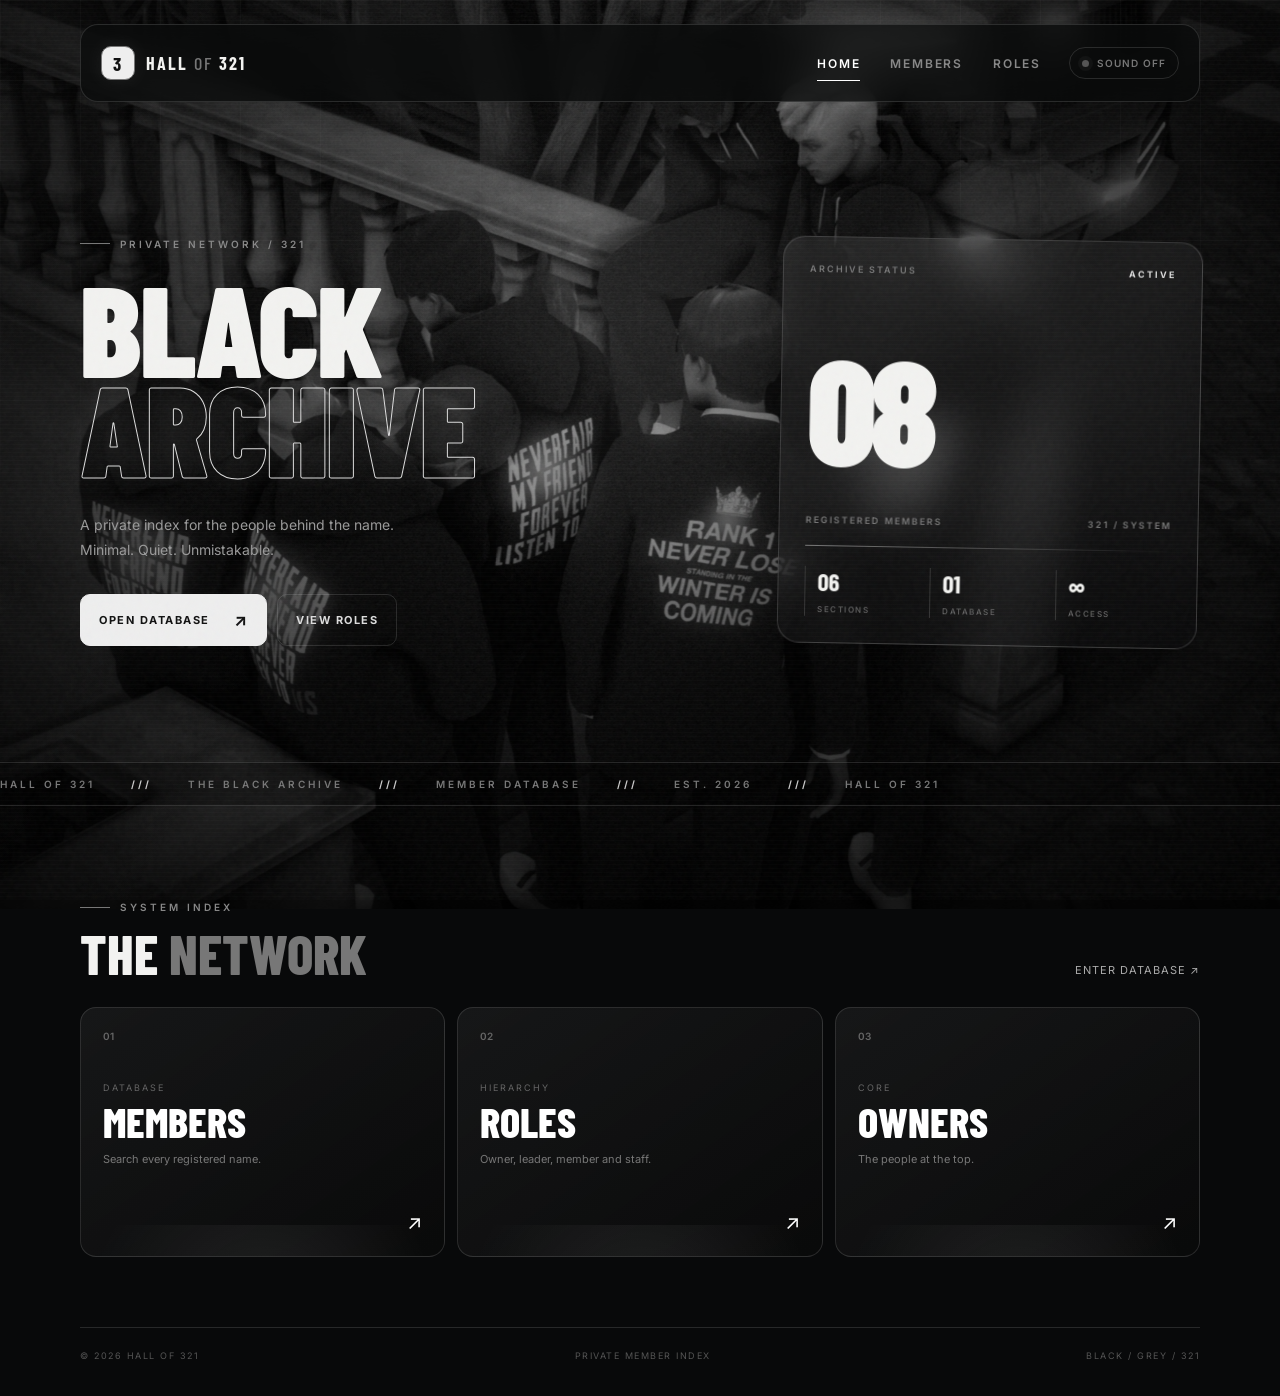
<file: index.html>
<!doctype html>
<html lang="en">
<head>
<meta charset="utf-8"><meta name="viewport" content="width=device-width,initial-scale=1">
<title>HALL OF 321 — THE BLACK ARCHIVE</title>
<link rel="preconnect" href="https://fonts.googleapis.com"><link rel="preconnect" href="https://fonts.gstatic.com" crossorigin>
<link href="https://fonts.googleapis.com/css2?family=Barlow+Condensed:wght@400;500;600;700;800;900&family=Inter:wght@400;500;600;700&display=swap" rel="stylesheet">
<link rel="stylesheet" href="style.css">
</head>
<body class="home">
<div class="grain"></div><div class="scanlines"></div><div class="ambient"></div>
<header class="nav shell"><a class="brand" href="index.html"><span class="brand-mark">3</span><span>HALL <b>OF</b> 321</span></a><nav><a class="active" href="index.html">HOME</a><a href="members.html">MEMBERS</a><a href="members.html#roles">ROLES</a></nav><button class="sound" id="soundBtn" type="button"><i></i><span>SOUND OFF</span></button></header>
<main>
<section class="hero shell">
<div class="hero-copy"><div class="eyebrow"><span></span> PRIVATE NETWORK / 321</div><h1>BLACK<br><em>ARCHIVE</em></h1><p class="lead">A private index for the people behind the name.<br>Minimal. Quiet. Unmistakable.</p><div class="actions"><a class="btn primary" href="members.html">OPEN DATABASE <span>↗</span></a><a class="btn ghost" href="members.html#roles">VIEW ROLES</a></div></div>
<div class="hero-card"><div class="card-top"><span>ARCHIVE STATUS</span><strong>ACTIVE</strong></div><div class="big-number" id="heroCount">00</div><div class="card-bottom"><span>REGISTERED MEMBERS</span><span>321 / SYSTEM</span></div><div class="line"></div><div class="mini-grid"><div><b>06</b><span>SECTIONS</span></div><div><b>01</b><span>DATABASE</span></div><div><b>∞</b><span>ACCESS</span></div></div></div>
</section>
<section class="ticker"><div class="ticker-inner"><span>HALL OF 321</span><b>///</b><span>THE BLACK ARCHIVE</span><b>///</b><span>MEMBER DATABASE</span><b>///</b><span>EST. 2026</span><b>///</b><span>HALL OF 321</span></div></section>
<section class="feature shell"><div class="section-head"><div><span class="eyebrow"><span></span> SYSTEM INDEX</span><h2>THE <em>NETWORK</em></h2></div><a href="members.html">ENTER DATABASE ↗</a></div><div class="tiles"><a class="tile" href="members.html"><span class="tile-no">01</span><div><small>DATABASE</small><h3>MEMBERS</h3><p>Search every registered name.</p></div><strong>↗</strong></a><a class="tile" href="members.html#roles"><span class="tile-no">02</span><div><small>HIERARCHY</small><h3>ROLES</h3><p>Owner, leader, member and staff.</p></div><strong>↗</strong></a><a class="tile" href="members.html?role=OWNER"><span class="tile-no">03</span><div><small>CORE</small><h3>OWNERS</h3><p>The people at the top.</p></div><strong>↗</strong></a></div></section>
</main>
<footer class="shell footer"><span>© 2026 HALL OF 321</span><span>PRIVATE MEMBER INDEX</span><span>BLACK / GREY / 321</span></footer>
<div class="toast" id="toast">DATABASE READY</div>
<script src="script.js"></script>
</body></html>
</file>
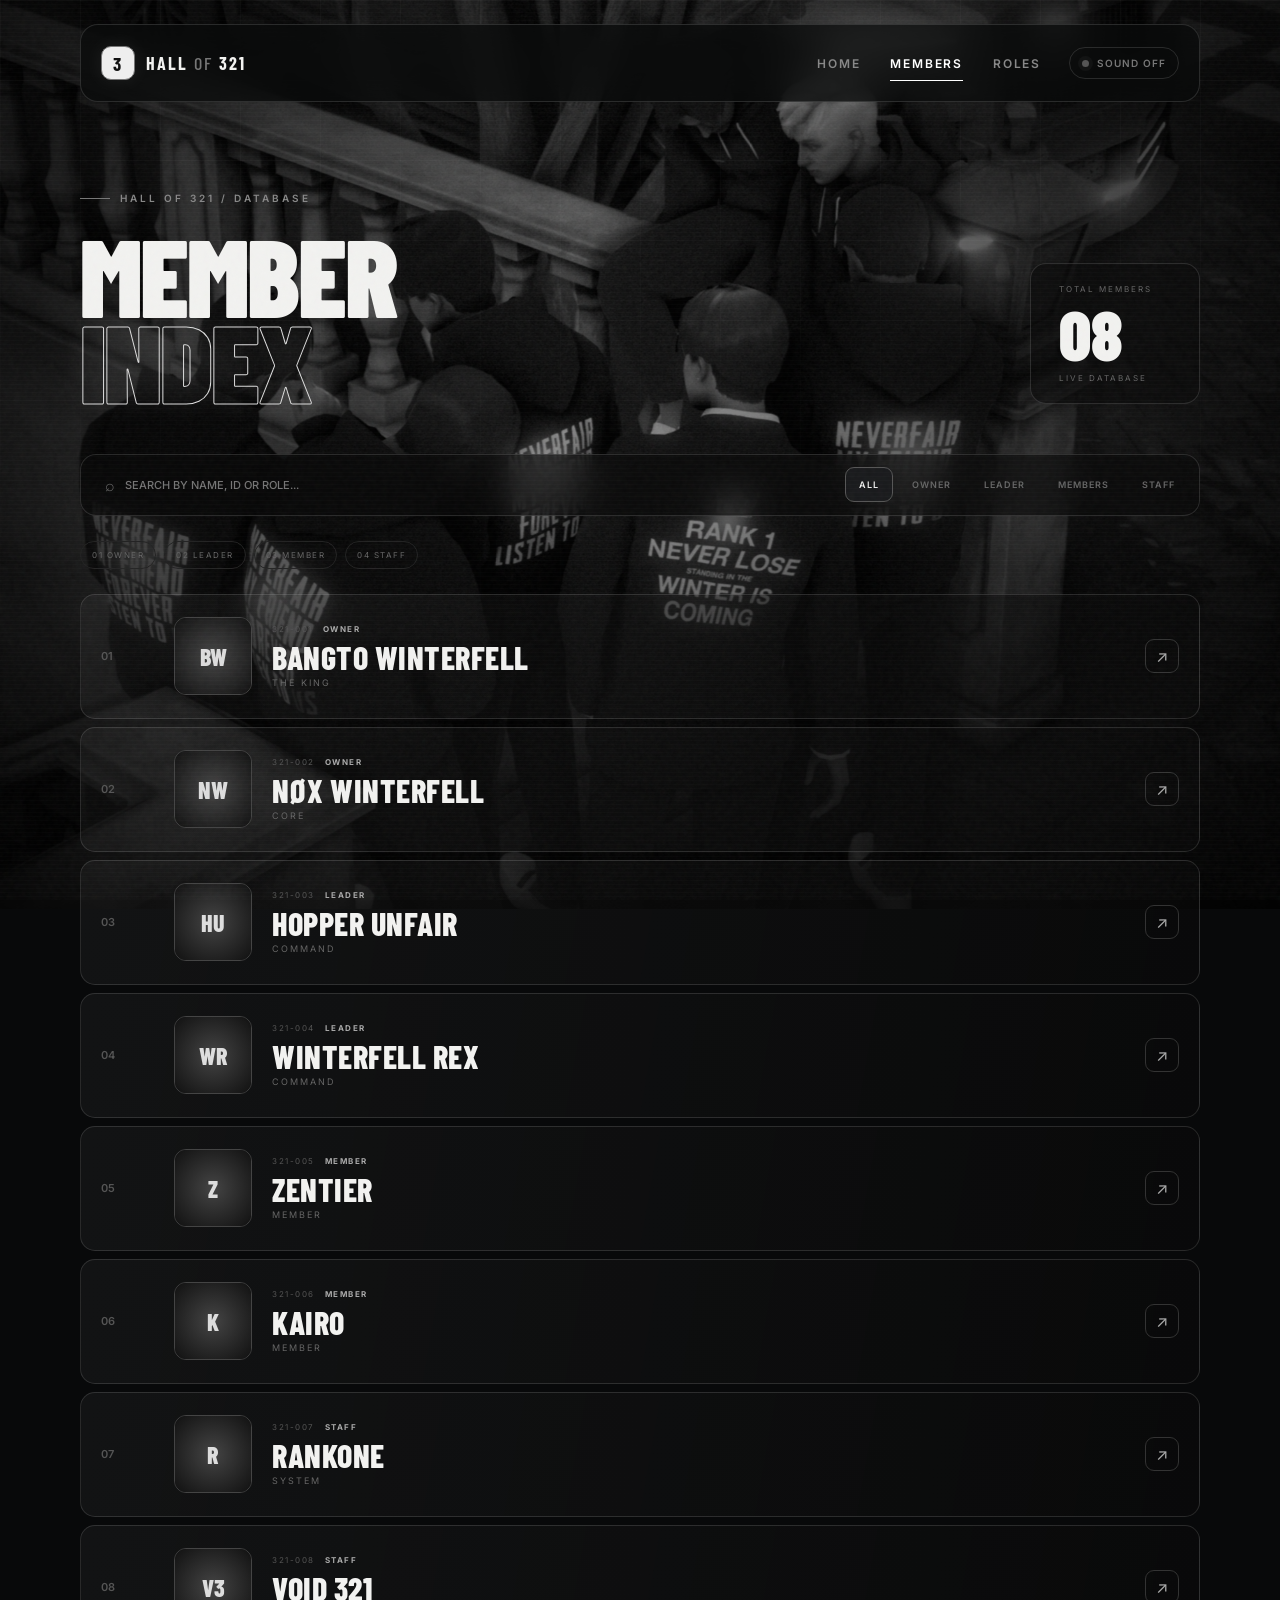
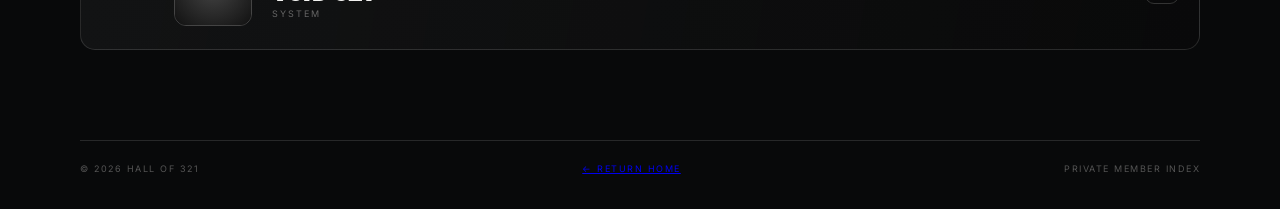
<file: members.html>
<!doctype html><html lang="en"><head><meta charset="utf-8"><meta name="viewport" content="width=device-width,initial-scale=1"><title>HALL OF 321 — Members</title><link rel="preconnect" href="https://fonts.googleapis.com"><link rel="preconnect" href="https://fonts.gstatic.com" crossorigin><link href="https://fonts.googleapis.com/css2?family=Barlow+Condensed:wght@400;500;600;700;800;900&family=Inter:wght@400;500;600;700&display=swap" rel="stylesheet"><link rel="stylesheet" href="style.css"></head><body class="members-page"><div class="grain"></div><div class="scanlines"></div><header class="nav shell"><a class="brand" href="index.html"><span class="brand-mark">3</span><span>HALL <b>OF</b> 321</span></a><nav><a href="index.html">HOME</a><a class="active" href="members.html">MEMBERS</a><a href="#roles">ROLES</a></nav><button class="sound" id="soundBtn" type="button"><i></i><span>SOUND OFF</span></button></header>
<main class="shell member-main"><div class="member-title"><div><div class="eyebrow"><span></span> HALL OF 321 / DATABASE</div><h1>MEMBER<br><em>INDEX</em></h1></div><div class="counter"><small>TOTAL MEMBERS</small><strong id="count">00</strong><span>LIVE DATABASE</span></div></div>
<div class="controls"><label>⌕ <input id="search" placeholder="SEARCH BY NAME, ID OR ROLE..." autocomplete="off"></label><div class="filters"><button class="filter active" data-role="ALL">ALL</button><button class="filter" data-role="OWNER">OWNER</button><button class="filter" data-role="LEADER">LEADER</button><button class="filter" data-role="MEMBER">MEMBERS</button><button class="filter" data-role="STAFF">STAFF</button></div></div>
<div id="roles" class="role-strip"><span>01 OWNER</span><span>02 LEADER</span><span>03 MEMBER</span><span>04 STAFF</span></div>
<section id="list" class="member-list"></section><div id="empty" class="empty">NO MATCH FOUND</div></main><footer class="shell footer"><span>© 2026 HALL OF 321</span><a href="index.html">← RETURN HOME</a><span>PRIVATE MEMBER INDEX</span></footer><script src="script.js"></script></body></html>
</file>
<file: style.css>
:root{--bg:#08090a;--panel:rgba(18,19,21,.78);--line:rgba(255,255,255,.13);--soft:#a7a9ad;--text:#f2f2f0;--muted:#6f7276;--accent:#d7d7d2}*{box-sizing:border-box}html{scroll-behavior:smooth}body{margin:0;background:var(--bg);color:var(--text);font-family:Inter,Arial,sans-serif;min-height:100vh;overflow-x:hidden}.grain,.scanlines,.ambient{position:fixed;inset:0;pointer-events:none;z-index:10}.grain{opacity:.07;background-image:url("data:image/svg+xml,%3Csvg viewBox='0 0 180 180' xmlns='http://www.w3.org/2000/svg'%3E%3Cfilter id='n'%3E%3CfeTurbulence type='fractalNoise' baseFrequency='.9' numOctaves='3' stitchTiles='stitch'/%3E%3C/filter%3E%3Crect width='100%25' height='100%25' filter='url(%23n)' opacity='.45'/%3E%3C/svg%3E")}.scanlines{opacity:.035;background:repeating-linear-gradient(0deg,transparent 0,transparent 3px,#fff 4px)}.ambient{z-index:-1;background:radial-gradient(circle at 50% 35%,rgba(255,255,255,.08),transparent 35%),linear-gradient(120deg,rgba(255,255,255,.02),transparent 40%)}body:before{content:"";position:fixed;inset:0;z-index:-3;background:linear-gradient(90deg,rgba(0,0,0,.84),rgba(0,0,0,.38) 45%,rgba(0,0,0,.84)),linear-gradient(0deg,rgba(0,0,0,.76),transparent 45%),url('assets/background.png') center/cover fixed no-repeat;filter:grayscale(1);transform:scale(1.02)}body:after{content:"";position:fixed;inset:0;z-index:-2;background-image:linear-gradient(rgba(255,255,255,.025) 1px,transparent 1px),linear-gradient(90deg,rgba(255,255,255,.025) 1px,transparent 1px);background-size:80px 80px;mask-image:linear-gradient(to bottom,black,transparent 90%)}.shell{width:min(1120px,calc(100% - 48px));margin:auto}.nav{height:78px;margin-top:24px;border:1px solid var(--line);border-radius:18px;background:rgba(10,11,12,.74);backdrop-filter:blur(18px);display:flex;align-items:center;padding:0 20px;position:relative;z-index:20}.brand{display:flex;align-items:center;gap:11px;text-decoration:none;color:var(--text);font:700 18px 'Barlow Condensed';letter-spacing:2px}.brand b{color:#777;font-weight:500}.brand-mark{width:34px;height:34px;border:1px solid #777;border-radius:10px;display:grid;place-items:center;font-size:19px;background:#eee;color:#111;box-shadow:0 0 20px rgba(255,255,255,.08)}nav{display:flex;gap:30px;margin-left:auto;margin-right:28px}nav a{color:#888;text-decoration:none;font:600 12px Inter;letter-spacing:1.8px;padding:10px 0;position:relative}nav a:hover,nav a.active{color:#fff}nav a.active:after{content:"";position:absolute;bottom:0;left:0;right:0;height:1px;background:#fff}.sound{background:transparent;border:1px solid var(--line);color:#777;border-radius:99px;padding:9px 12px;display:flex;align-items:center;gap:8px;font:600 10px Inter;letter-spacing:1px}.sound i{width:7px;height:7px;border-radius:50%;background:#555;box-shadow:0 0 0 4px rgba(255,255,255,.03)}.sound.on{color:#ddd;border-color:#777}.sound.on i{background:#fff;box-shadow:0 0 12px #fff}.hero{min-height:660px;display:grid;grid-template-columns:1.2fr .8fr;align-items:center;gap:70px;padding:100px 0 80px}.eyebrow{font:600 10px Inter;letter-spacing:3px;color:#888;display:flex;align-items:center;gap:10px}.eyebrow span{width:30px;height:1px;background:#777;display:inline-block}.hero h1,.member-title h1{font:900 clamp(74px,10vw,145px)/.78 'Barlow Condensed';letter-spacing:-2px;margin:28px 0 34px;text-transform:uppercase}.hero h1 em,.member-title h1 em{font-style:normal;color:transparent;-webkit-text-stroke:1px #ddd;text-shadow:0 0 30px rgba(255,255,255,.08)}.lead{color:#999;font-size:14px;line-height:1.8;margin-bottom:32px}.actions{display:flex;gap:10px}.btn{display:inline-flex;align-items:center;gap:24px;text-decoration:none;padding:15px 18px;border:1px solid var(--line);border-radius:10px;font:700 11px Inter;letter-spacing:1.5px;color:#ddd}.btn.primary{background:#eee;color:#111;border-color:#eee}.btn.primary span{font-size:17px}.btn.ghost:hover{background:rgba(255,255,255,.07)}.hero-card{border:1px solid rgba(255,255,255,.17);background:linear-gradient(145deg,rgba(255,255,255,.08),rgba(10,10,11,.66));backdrop-filter:blur(18px);border-radius:22px;padding:26px;box-shadow:0 30px 100px rgba(0,0,0,.35);transform:rotate(1deg)}.card-top,.card-bottom{display:flex;justify-content:space-between;color:#777;font:600 9px Inter;letter-spacing:2px}.card-top strong{color:#ddd}.big-number{font:900 150px/.9 'Barlow Condensed';letter-spacing:-6px;margin:65px 0 40px}.line{height:1px;background:linear-gradient(90deg,#777,transparent);margin:20px 0}.mini-grid{display:grid;grid-template-columns:repeat(3,1fr);gap:10px}.mini-grid div{border-left:1px solid #333;padding-left:12px}.mini-grid b{display:block;font:700 25px 'Barlow Condensed'}.mini-grid span{font:500 8px Inter;color:#666;letter-spacing:1.5px}.ticker{border-block:1px solid var(--line);overflow:hidden;background:rgba(0,0,0,.28)}.ticker-inner{width:max-content;display:flex;gap:36px;align-items:center;padding:15px 0;color:#777;font:600 10px Inter;letter-spacing:3px;animation:marquee 24s linear infinite}.ticker-inner b{color:#ccc}@keyframes marquee{to{transform:translateX(-35%)}}.feature{padding:95px 0 70px}.section-head{display:flex;justify-content:space-between;align-items:end;margin-bottom:30px}.section-head h2{font:800 55px/.85 'Barlow Condensed';margin:17px 0 0}.section-head h2 em{font-style:normal;color:#777}.section-head>a{color:#aaa;text-decoration:none;font-size:11px;letter-spacing:1px}.tiles{display:grid;grid-template-columns:repeat(3,1fr);gap:12px}.tile{min-height:250px;border:1px solid var(--line);border-radius:16px;background:linear-gradient(145deg,rgba(255,255,255,.06),rgba(10,10,10,.68));padding:22px;display:flex;flex-direction:column;justify-content:space-between;text-decoration:none;color:#fff;transition:.3s;position:relative;overflow:hidden}.tile:before{content:"";position:absolute;inset:auto -20% -60% -20%;height:180px;background:radial-gradient(circle,rgba(255,255,255,.09),transparent 65%);transition:.3s}.tile:hover{transform:translateY(-5px);border-color:#777}.tile:hover:before{transform:translateY(-30px)}.tile-no{font:600 10px Inter;color:#666}.tile small{font-size:9px;color:#666;letter-spacing:2px}.tile h3{font:800 42px/.9 'Barlow Condensed';margin:8px 0}.tile p{font-size:11px;color:#777}.tile>strong{align-self:flex-end;font-size:20px;font-weight:400}.footer{padding:22px 0 35px;border-top:1px solid var(--line);display:flex;justify-content:space-between;color:#555;font-size:9px;letter-spacing:1.5px}.member-main{padding:90px 0}.member-title{display:flex;justify-content:space-between;align-items:end;margin-bottom:50px}.member-title h1{font-size:110px;margin-bottom:0}.counter{border:1px solid var(--line);border-radius:16px;background:rgba(10,10,10,.6);padding:20px 28px;min-width:170px}.counter small,.counter span{display:block;color:#666;font-size:8px;letter-spacing:2px}.counter strong{display:block;font:900 70px/.9 'Barlow Condensed';margin:8px 0}.controls{display:flex;gap:12px;align-items:center;border:1px solid var(--line);border-radius:16px;padding:10px;background:rgba(10,10,10,.65);backdrop-filter:blur(15px);position:sticky;top:15px;z-index:5}.controls label{flex:1;color:#666;padding:0 14px;display:flex;align-items:center;gap:10px}.controls input{width:100%;border:0;outline:0;background:transparent;color:#ddd;padding:13px 0;font:500 11px Inter}.filters{display:flex;gap:5px}.filter{border:1px solid transparent;background:transparent;color:#666;padding:11px 13px;border-radius:9px;font:600 9px Inter;letter-spacing:1px}.filter.active,.filter:hover{border-color:#555;color:#eee;background:#191a1c}.role-strip{display:flex;gap:8px;margin:25px 0;color:#666;font-size:8px;letter-spacing:1.5px}.role-strip span{border:1px solid #222;padding:8px 11px;border-radius:99px}.member-list{display:grid;gap:8px}.member-row{display:grid;grid-template-columns:55px 80px 1fr 50px;align-items:center;gap:18px;min-height:125px;border:1px solid var(--line);border-radius:15px;padding:16px 20px;background:linear-gradient(100deg,rgba(255,255,255,.045),rgba(10,10,10,.7));transition:.25s}.member-row:hover{border-color:#777;transform:translateX(5px);background:linear-gradient(100deg,rgba(255,255,255,.08),rgba(10,10,10,.72))}.row-index{font:600 11px Inter;color:#555}.avatar{width:78px;height:78px;border:1px solid #444;border-radius:12px;overflow:hidden;background:#151617}.avatar img{width:100%;height:100%;object-fit:cover;filter:grayscale(1)}.avatar-fallback{width:100%;height:100%;display:grid;place-items:center;background:radial-gradient(circle,#444,#111);font:800 24px 'Barlow Condensed';color:#ddd}.member-meta{display:flex;gap:10px;color:#555;font-size:8px;letter-spacing:1.5px}.member-meta b{color:#aaa}.member-info h2{font:800 32px/.9 'Barlow Condensed';margin:9px 0 5px;letter-spacing:.5px}.member-info p{font-size:9px;color:#666;letter-spacing:2px;margin:0}.social{justify-self:end;width:34px;height:34px;border:1px solid #333;border-radius:9px;display:grid;place-items:center;text-decoration:none;color:#aaa}.empty{text-align:center;padding:70px;color:#555;font:700 14px Inter;letter-spacing:3px;display:none}.toast{position:fixed;right:22px;bottom:22px;border:1px solid #333;background:#111;padding:12px 16px;border-radius:9px;color:#777;font-size:9px;letter-spacing:1.5px;opacity:0;transform:translateY(10px);transition:.3s}.toast.show{opacity:1;transform:none}@media(max-width:800px){.shell{width:min(100% - 28px,1120px)}.nav{margin-top:12px;height:auto;min-height:65px;flex-wrap:wrap;gap:10px;padding:12px}.brand{font-size:15px}nav{order:3;width:100%;justify-content:center;margin:0;gap:22px}.sound{margin-left:auto}.hero{grid-template-columns:1fr;padding:70px 0}.hero-card{transform:none}.tiles{grid-template-columns:1fr}.member-title{display:block}.member-title h1{font-size:80px}.counter{margin-top:25px}.controls{display:block}.filters{overflow:auto;margin-top:7px}.member-row{grid-template-columns:32px 60px 1fr 34px;gap:10px;padding:12px}.avatar{width:60px;height:60px}.member-info h2{font-size:25px}.footer{flex-direction:column;gap:9px}.hero h1{font-size:90px}}
</file>
